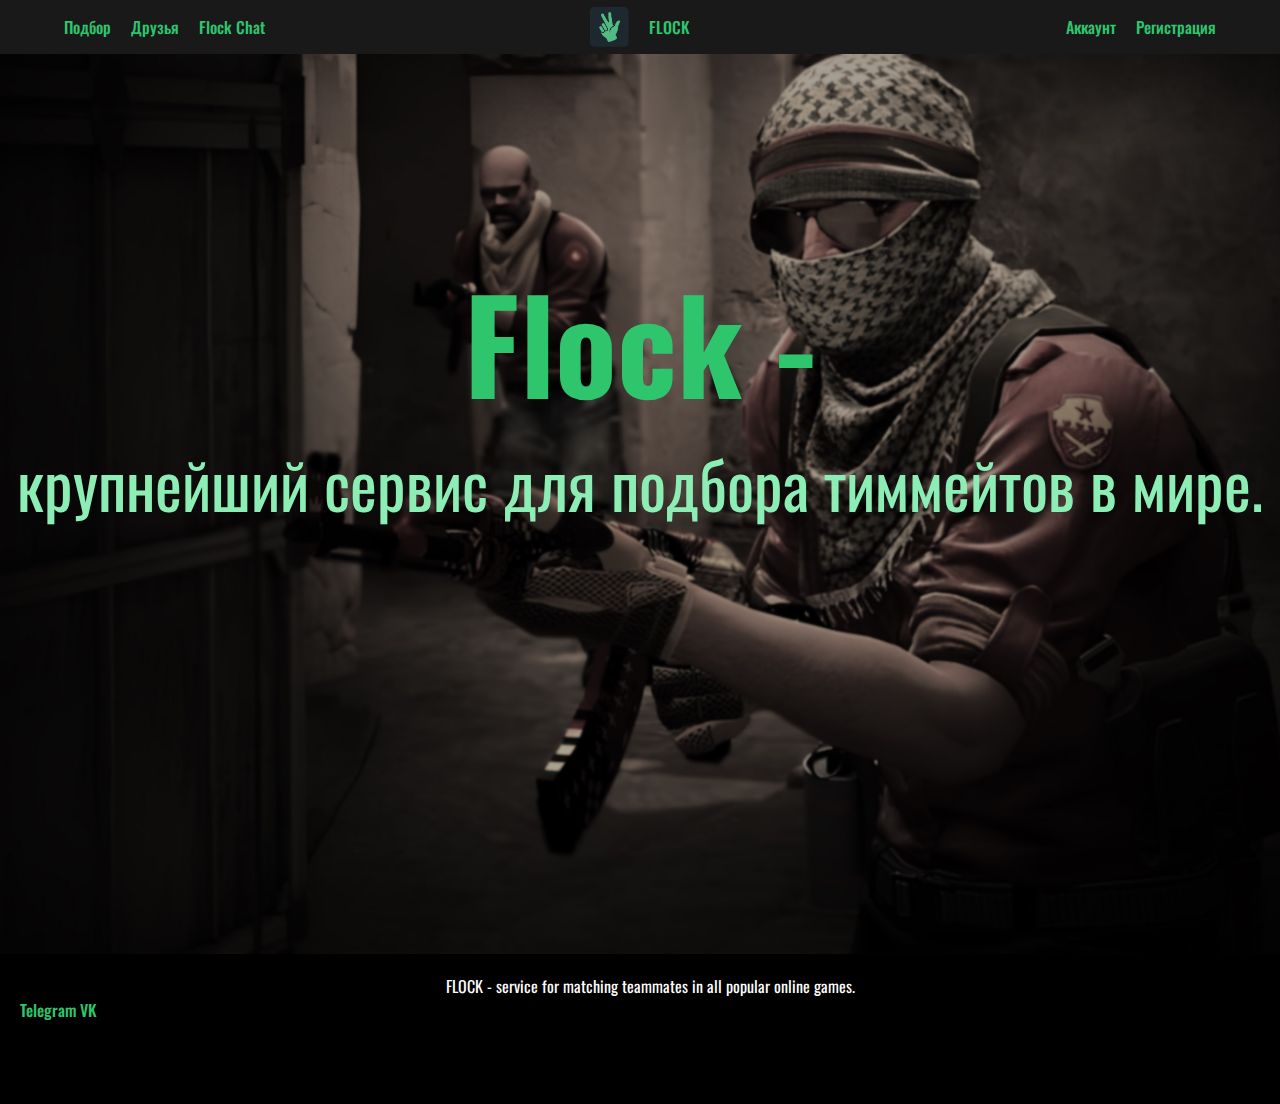
<file: html/index.html>
<!DOCTYPE html>
<html lang="ru">
<head>
    <meta charset="UTF-8">
    <meta name="viewport" content="width=device-width, initial-scale=1.0">
    <link rel="icon" type="image/png" href="flockLogo.png">
    <link rel="preconnect" href="https://fonts.googleapis.com">
    <link rel="preconnect" href="https://fonts.gstatic.com" crossorigin>
    <link href="https://fonts.googleapis.com/css2?family=Oswald:wght@200..700&display=swap" rel="stylesheet">
    <title>Flock</title>
    <link rel="stylesheet" type="text/css" href="../css/styles.css">
</head>
<body>
    <!--Шапка сайта-->
    <header>
        <!-- Левая секция (3 ссылки) -->
         <div class="right-section">
            <a href="matchPage.html">Подбор</a>
            <a href="friendsPage.html">Друзья</a>
            <a href="flockChat.html">Flock Chat</a>
        </div>


        <!-- Центральная секция (лого + ссылка) -->
        <div class="center-section">
            <img src="../img/flockLogo.png" alt="Логотип" class="logo">
            <a href="index.html">FLOCK</a>
        </div>

        <!-- Правая секция (первые 3 ссылки) -->
                <div class="left-section">
            <a href="accountPage.html">Аккаунт</a>
            <a href="loginPage.html">Регистрация</a>
        </div>
    </header>

    <!--Основной контент-->
    <section>
        <div id="mainContent">
            <p id="enterText"><strong id="companyName">Flock -</strong><br>крупнейший сервис для подбора тиммейтов в мире.</p>
        </div>

<!--
        <h1 id="featuresHeader">Почему вам стоит выбрать этот сервис?</h1>

        <div id="featuresBlock">
            <div id="connectionFeature">
            <h5>Всегда на связи</h5>
            <p>Наличие собственного сервиса Flock Chat для общения с напарниками во время игры</p>
            </div>
            <div id="variantsFeature">
            <h5>Множество вариантов</h5>
            <p>На нашем сервисе присутствует свыше X игр. Вы сможете найти себе товарищей для практически любой игры!</p>
            </div>
            <div id="toxicFeature">
            <h5>Без токсиков</h5>
            <p>Среди пользователей действует система порядочности, которую определяют игроки,
            с которыми тот или иной человек играл. Так можно будет сразу понять, насколько ваш товарищ токсичный</p>
            </div>
        </div>
    </section>
-->

    <!--Подвал-->
    <footer id="footerContent">
        <p class="centerSectionFooter">FLOCK - service for matching teammates in all popular online games.</p>
        <div class="contactsFooter">
            <p class="contacts"><a href="https://t.me/gamemaker16">Telegram</a></p>
            <p class="contacts"><a href="https://m.vk.com/nkm_games">VK</a></p>
        </div>
        
    </footer>
</body>
</html>
</file>
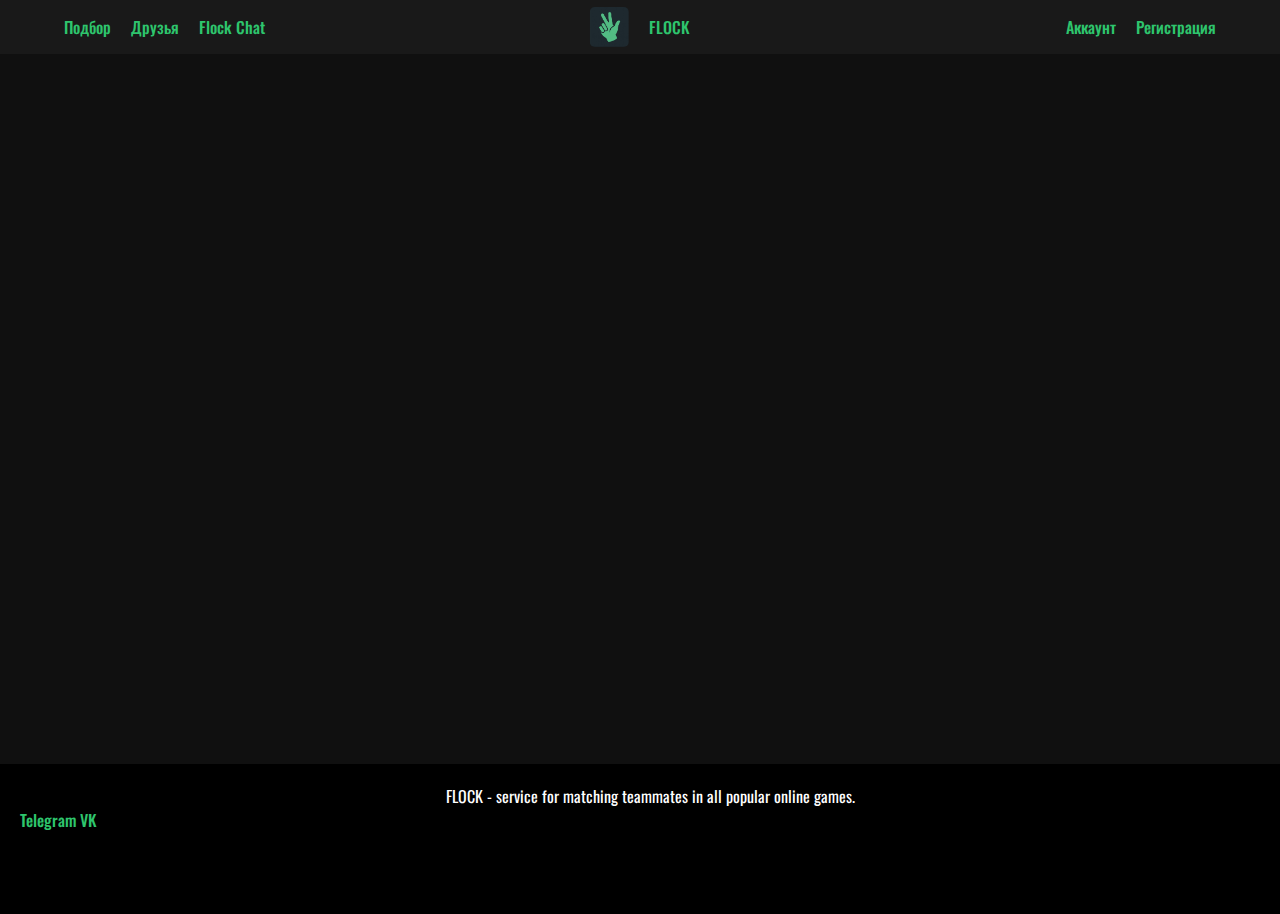
<file: html/accountPage.html>
<!DOCTYPE html>
<html lang="ru">
<head>
    <meta charset="UTF-8">
    <meta name="viewport" content="width=device-width, initial-scale=1.0">
    <link rel="preconnect" href="https://fonts.googleapis.com">
    <link rel="preconnect" href="https://fonts.gstatic.com" crossorigin>
    <link href="https://fonts.googleapis.com/css2?family=Oswald:wght@200..700&display=swap" rel="stylesheet">
    <link rel="icon" type="image/png" href="flockLogo.png">
    <title>Flock</title>
    <link rel="stylesheet" type="text/css" href="../css/accountStyles.css">
</head>
<body>
    <!--Шапка сайта-->
    <header>
        <!-- Левая секция (3 ссылки) -->
         <div class="right-section">
            <a href="matchPage.html">Подбор</a>
            <a href="friendsPage.html">Друзья</a>
            <a href="flockChat.html">Flock Chat</a>
        </div>


        <!-- Центральная секция (лого + ссылка) -->
        <div class="center-section">
            <img src="../img/flockLogo.png" alt="Логотип" class="logo">
            <a href="index.html">FLOCK</a>
        </div>

        <!-- Правая секция (первые 3 ссылки) -->
                <div class="left-section">
            <a href="accountPage.html">Аккаунт</a>
            <a href="loginPage.html">Регистрация</a>
        </div>
    </header>

    <!--Основной контент-->
    <section id="mainContent"></section>
    <!--Подвал-->
    <footer id="footerContent">
        <p class="centerSectionFooter">FLOCK - service for matching teammates in all popular online games.</p>
        <div class="contactsFooter">
            <p class="contacts"><a href="https://t.me/gamemaker16">Telegram</a></p>
            <p class="contacts"><a href="https://m.vk.com/nkm_games">VK</a></p>
        </div>
        
    </footer>
</body>
</html>
</file>
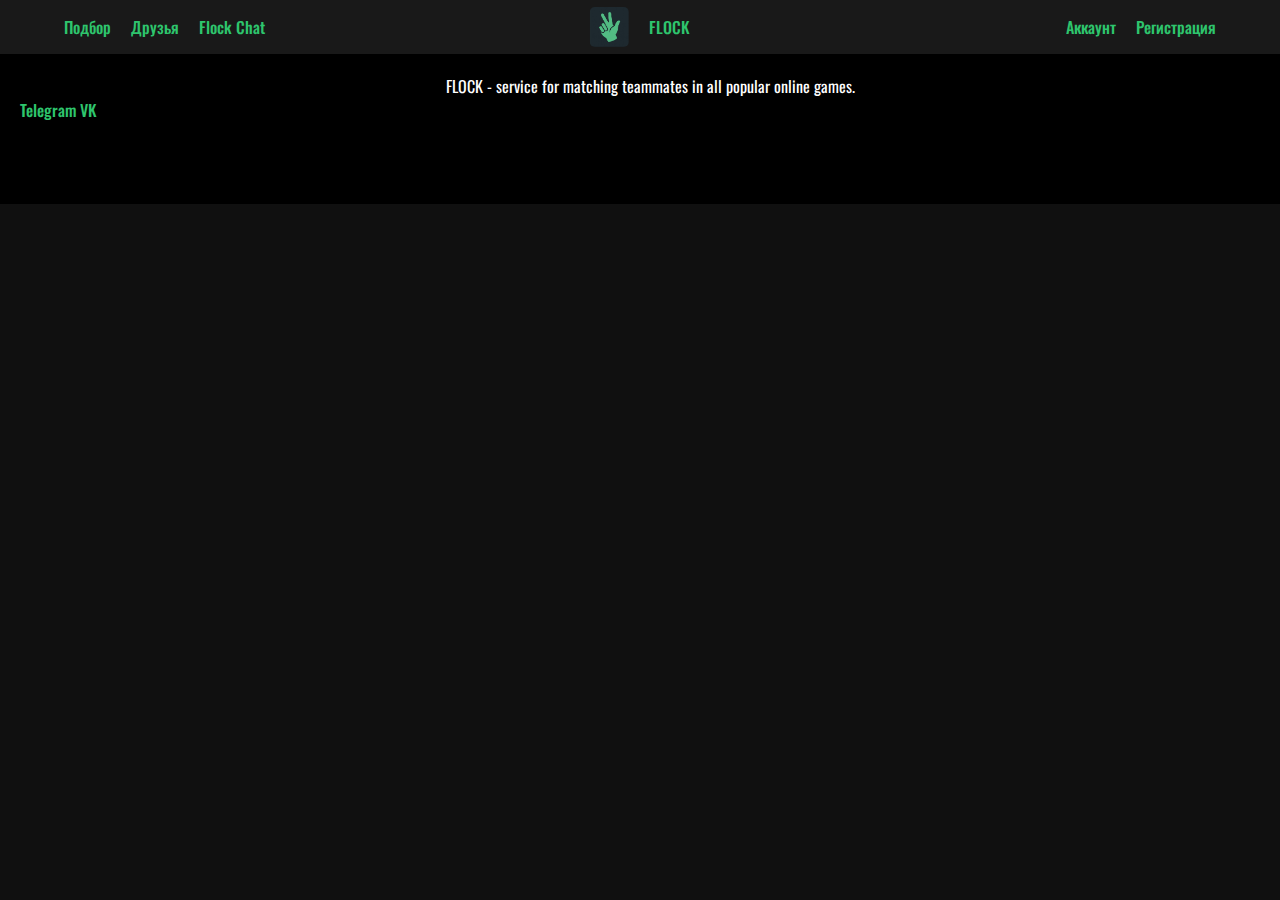
<file: html/flockChat.html>
<!DOCTYPE html>
<html lang="ru">
<head>
    <meta charset="UTF-8">
    <meta name="viewport" content="width=device-width, initial-scale=1.0">
    <link rel="icon" type="image/png" href="flockLogo.png">
    <link rel="preconnect" href="https://fonts.googleapis.com">
    <link rel="preconnect" href="https://fonts.gstatic.com" crossorigin>
    <link href="https://fonts.googleapis.com/css2?family=Oswald:wght@200..700&display=swap" rel="stylesheet">
    <title>Flock</title>
    <link rel="stylesheet" type="text/css" href="../css/flockChatStyles.css">
</head>
<body>
    <!--Шапка сайта-->
    <header>
        <!-- Левая секция (3 ссылки) -->
         <div class="right-section">
            <a href="matchPage.html">Подбор</a>
            <a href="friendsPage.html">Друзья</a>
            <a href="flockChat.html">Flock Chat</a>
        </div>


        <!-- Центральная секция (лого + ссылка) -->
        <div class="center-section">
            <img src="../img/flockLogo.png" alt="Логотип" class="logo">
            <a href="index.html">FLOCK</a>
        </div>

        <!-- Правая секция (первые 3 ссылки) -->
                <div class="left-section">
            <a href="accountPage.html">Аккаунт</a>
            <a href="loginPage.html">Регистрация</a>
        </div>
    </header>

    <!--Основной контент-->
    <section id="mainContent"></section>
    <!--Подвал-->
    <footer id="footerContent">
        <p class="centerSectionFooter">FLOCK - service for matching teammates in all popular online games.</p>
        <div class="contactsFooter">
            <p class="contacts"><a href="https://t.me/gamemaker16">Telegram</a></p>
            <p class="contacts"><a href="https://m.vk.com/nkm_games">VK</a></p>
        </div>
        
    </footer>
</body>
</html>
</file>
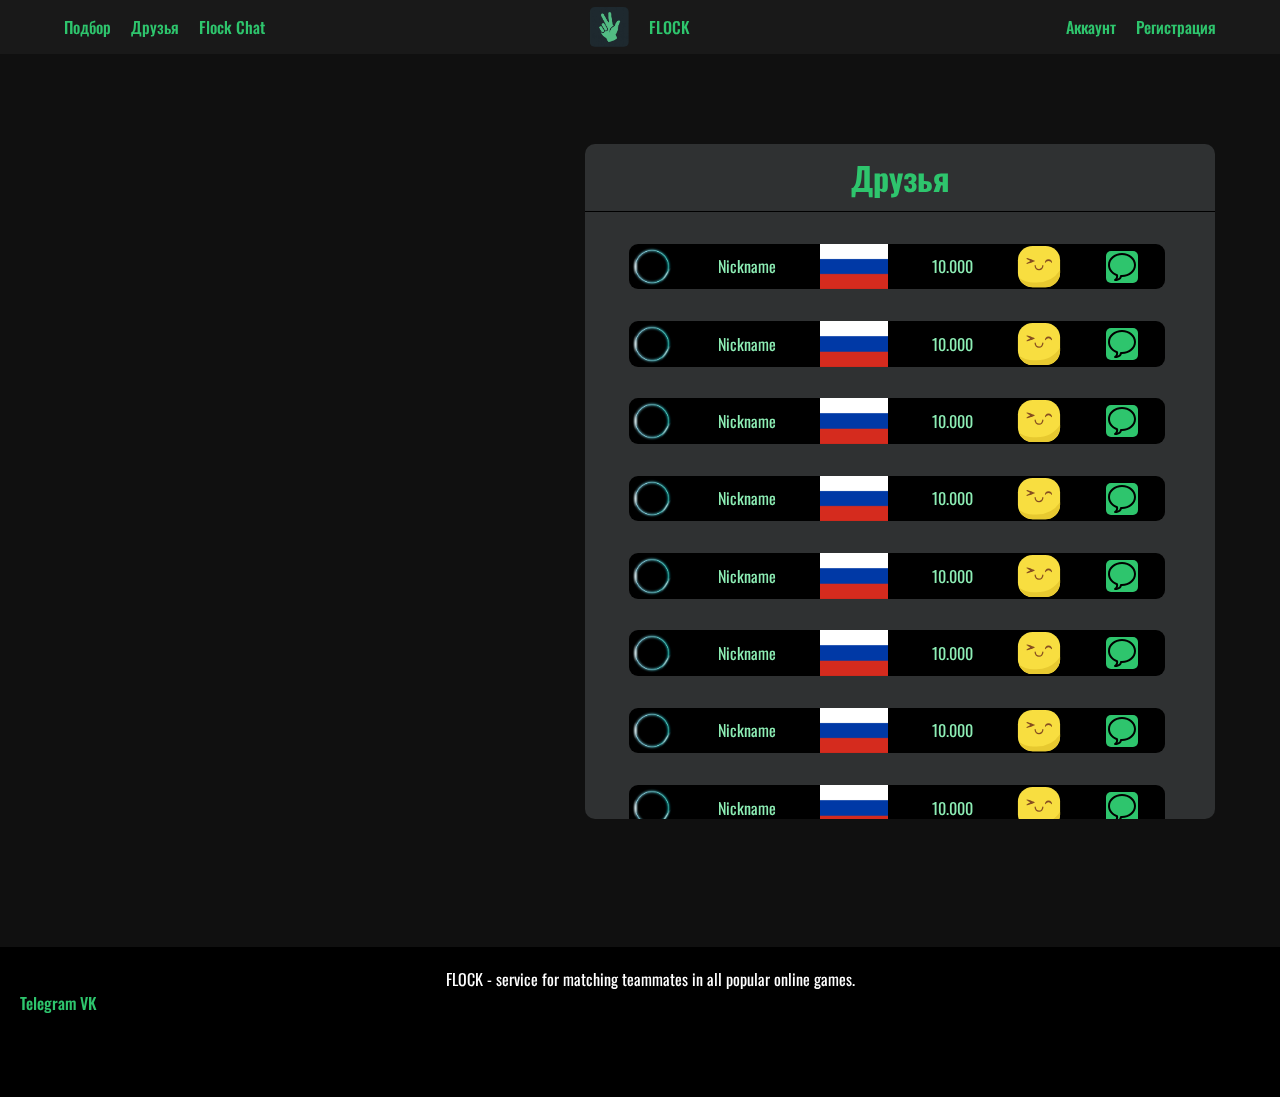
<file: html/friendsPage.html>
<!DOCTYPE html>
<html lang="ru">
<head>
    <meta charset="UTF-8">
    <meta name="viewport" content="width=device-width, initial-scale=1.0">
    <link rel="icon" type="image/png" href="flockLogo.png">
    <link rel="preconnect" href="https://fonts.googleapis.com">
    <link rel="preconnect" href="https://fonts.gstatic.com" crossorigin>
    <link href="https://fonts.googleapis.com/css2?family=Oswald:wght@200..700&display=swap" rel="stylesheet">
    <title>Flock</title>
    <link rel="stylesheet" type="text/css" href="../css/freindsStyles.css">
</head>
<body>
    <!--Шапка сайта-->
    <header>
        <!-- Левая секция (3 ссылки) -->
         <div class="right-section">
            <a href="matchPage.html">Подбор</a>
            <a href="friendsPage.html">Друзья</a>
            <a href="flockChat.html">Flock Chat</a>
        </div>


        <!-- Центральная секция (лого + ссылка) -->
        <div class="center-section">
            <img src="../img/flockLogo.png" alt="Логотип" class="logo">
            <a href="index.html">FLOCK</a>
        </div>

        <!-- Правая секция (первые 3 ссылки) -->
                <div class="left-section">
            <a href="accountPage.html">Аккаунт</a>
            <a href="loginPage.html">Регистрация</a>
        </div>
    </header>
    <!--Основной контент-->
    <section id="mainContent">
        <div id="friendsBlock">
            <h1>Друзья</h1>
            <hr id="lineHeader" color="#000000" size="1px">
            <div class="friend">
                <img src="../img/206467454_10953798.png" alt="avatar">
                <p class="nickname">Nickname</p>
                <img src="../img/Flag_of_Russia.svg.webp" alt="flag" class="flag">
                <p class="decencyAmount">10.000</p>
                <img src="../img/funnyEmoji.svg" alt="emoji" class="decencyEmoji">
                <button class="openChat"><img src="../img/chatIcon.svg" alt=""></button>
            </div>
            <div class="friend">
                <img src="../img/206467454_10953798.png" alt="avatar">
                <p class="nickname">Nickname</p>
                <img src="../img/Flag_of_Russia.svg.webp" alt="flag" class="flag">
                <p class="decencyAmount">10.000</p>
                <img src="../img/funnyEmoji.svg" alt="emoji" class="decencyEmoji">
                <button class="openChat"><img src="../img/chatIcon.svg" alt=""></button>
            </div>
            <div class="friend">
                <img src="../img/206467454_10953798.png" alt="avatar">
                <p class="nickname">Nickname</p>
                <img src="../img/Flag_of_Russia.svg.webp" alt="flag" class="flag">
                <p class="decencyAmount">10.000</p>
                <img src="../img/funnyEmoji.svg" alt="emoji" class="decencyEmoji">
                <button class="openChat"><img src="../img/chatIcon.svg" alt=""></button>
            </div>
            <div class="friend">
                <img src="../img/206467454_10953798.png" alt="avatar">
                <p class="nickname">Nickname</p>
                <img src="../img/Flag_of_Russia.svg.webp" alt="flag" class="flag">
                <p class="decencyAmount">10.000</p>
                <img src="../img/funnyEmoji.svg" alt="emoji" class="decencyEmoji">
                <button class="openChat"><img src="../img/chatIcon.svg" alt=""></button>
            </div>
            <div class="friend">
                <img src="../img/206467454_10953798.png" alt="avatar">
                <p class="nickname">Nickname</p>
                <img src="../img/Flag_of_Russia.svg.webp" alt="flag" class="flag">
                <p class="decencyAmount">10.000</p>
                <img src="../img/funnyEmoji.svg" alt="emoji" class="decencyEmoji">
                <button class="openChat"><img src="../img/chatIcon.svg" alt=""></button>
            </div>
            <div class="friend">
                <img src="../img/206467454_10953798.png" alt="avatar">
                <p class="nickname">Nickname</p>
                <img src="../img/Flag_of_Russia.svg.webp" alt="flag" class="flag">
                <p class="decencyAmount">10.000</p>
                <img src="../img/funnyEmoji.svg" alt="emoji" class="decencyEmoji">
                <button class="openChat"><img src="../img/chatIcon.svg" alt=""></button>
            </div>
            <div class="friend">
                <img src="../img/206467454_10953798.png" alt="avatar">
                <p class="nickname">Nickname</p>
                <img src="../img/Flag_of_Russia.svg.webp" alt="flag" class="flag">
                <p class="decencyAmount">10.000</p>
                <img src="../img/funnyEmoji.svg" alt="emoji" class="decencyEmoji">
                <button class="openChat"><img src="../img/chatIcon.svg" alt=""></button>
            </div>
            <div class="friend">
                <img src="../img/206467454_10953798.png" alt="avatar">
                <p class="nickname">Nickname</p>
                <img src="../img/Flag_of_Russia.svg.webp" alt="flag" class="flag">
                <p class="decencyAmount">10.000</p>
                <img src="../img/funnyEmoji.svg" alt="emoji" class="decencyEmoji">
                <button class="openChat"><img src="../img/chatIcon.svg" alt=""></button>
            </div>
            <div class="friend">
                <img src="../img/206467454_10953798.png" alt="avatar">
                <p class="nickname">Nickname</p>
                <img src="../img/Flag_of_Russia.svg.webp" alt="flag" class="flag">
                <p class="decencyAmount">10.000</p>
                <img src="../img/funnyEmoji.svg" alt="emoji" class="decencyEmoji">
                <button class="openChat"><img src="../img/chatIcon.svg" alt=""></button>
            </div>
            <div class="friend">
                <img src="../img/206467454_10953798.png" alt="avatar">
                <p class="nickname">Nickname</p>
                <img src="../img/Flag_of_Russia.svg.webp" alt="flag" class="flag">
                <p class="decencyAmount">10.000</p>
                <img src="../img/funnyEmoji.svg" alt="emoji" class="decencyEmoji">
                <button class="openChat"><img src="../img/chatIcon.svg" alt=""></button>
            </div>
            <div class="friend">
                <img src="../img/206467454_10953798.png" alt="avatar">
                <p class="nickname">Nickname</p>
                <img src="../img/Flag_of_Russia.svg.webp" alt="flag" class="flag">
                <p class="decencyAmount">10.000</p>
                <img src="../img/funnyEmoji.svg" alt="emoji" class="decencyEmoji">
                <button class="openChat"><img src="../img/chatIcon.svg" alt=""></button>
            </div>
        </div>
    </section>
    <!--Подвал-->
    <footer id="footerContent">
        <p class="centerSectionFooter">FLOCK - service for matching teammates in all popular online games.</p>
        <div class="contactsFooter">
            <p class="contacts"><a href="https://t.me/gamemaker16">Telegram</a></p>
            <p class="contacts"><a href="https://m.vk.com/nkm_games">VK</a></p>
        </div>
        
    </footer>
</body>
</html>
</file>
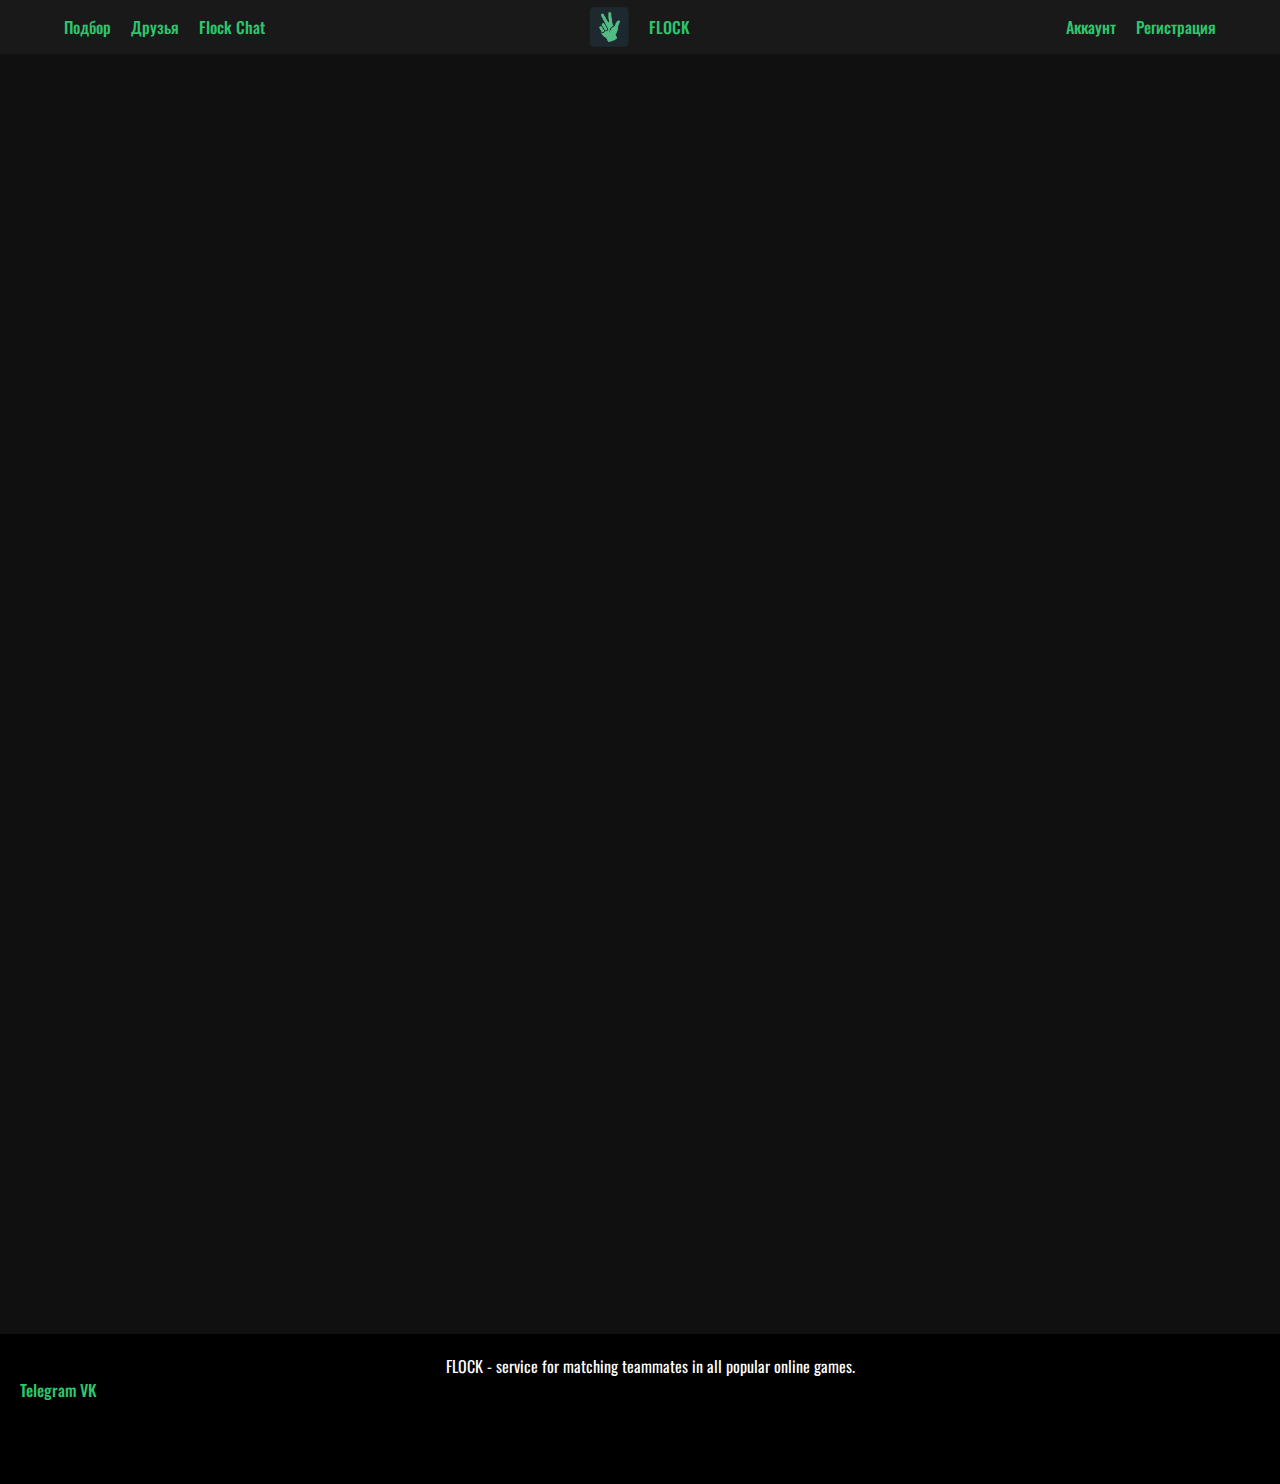
<file: html/loginPage.html>
<!DOCTYPE html>
<html lang="ru">
<head>
    <meta charset="UTF-8">
    <meta name="viewport" content="width=device-width, initial-scale=1.0">
    <link rel="icon" type="image/png" href="flockLogo.png">
    <link rel="preconnect" href="https://fonts.googleapis.com">
    <link rel="preconnect" href="https://fonts.gstatic.com" crossorigin>
    <link href="https://fonts.googleapis.com/css2?family=Oswald:wght@200..700&display=swap" rel="stylesheet">
    <title>Flock</title>
    <link rel="stylesheet" type="text/css" href="../css/loginStyles.css">
</head>
<body>
    <!--Шапка сайта-->
    <header>
        <!-- Левая секция (3 ссылки) -->
         <div class="right-section">
            <a href="matchPage.html">Подбор</a>
            <a href="friendsPage.html">Друзья</a>
            <a href="flockChat.html">Flock Chat</a>
        </div>


        <!-- Центральная секция (лого + ссылка) -->
        <div class="center-section">
            <img src="../img/flockLogo.png" alt="Логотип" class="logo">
            <a href="index.html">FLOCK</a>
        </div>

        <!-- Правая секция (первые 3 ссылки) -->
                <div class="left-section">
            <a href="accountPage.html">Аккаунт</a>
            <a href="loginPage.html">Регистрация</a>
        </div>
    </header>

    <!--Основной контент-->
    <section id="mainContent"></section>
    <!--Подвал-->
    <footer id="footerContent">
        <p class="centerSectionFooter">FLOCK - service for matching teammates in all popular online games.</p>
        <div class="contactsFooter">
            <p class="contacts"><a href="https://t.me/gamemaker16">Telegram</a></p>
            <p class="contacts"><a href="https://m.vk.com/nkm_games">VK</a></p>
        </div>
        
    </footer>
</body>
</html>
</file>
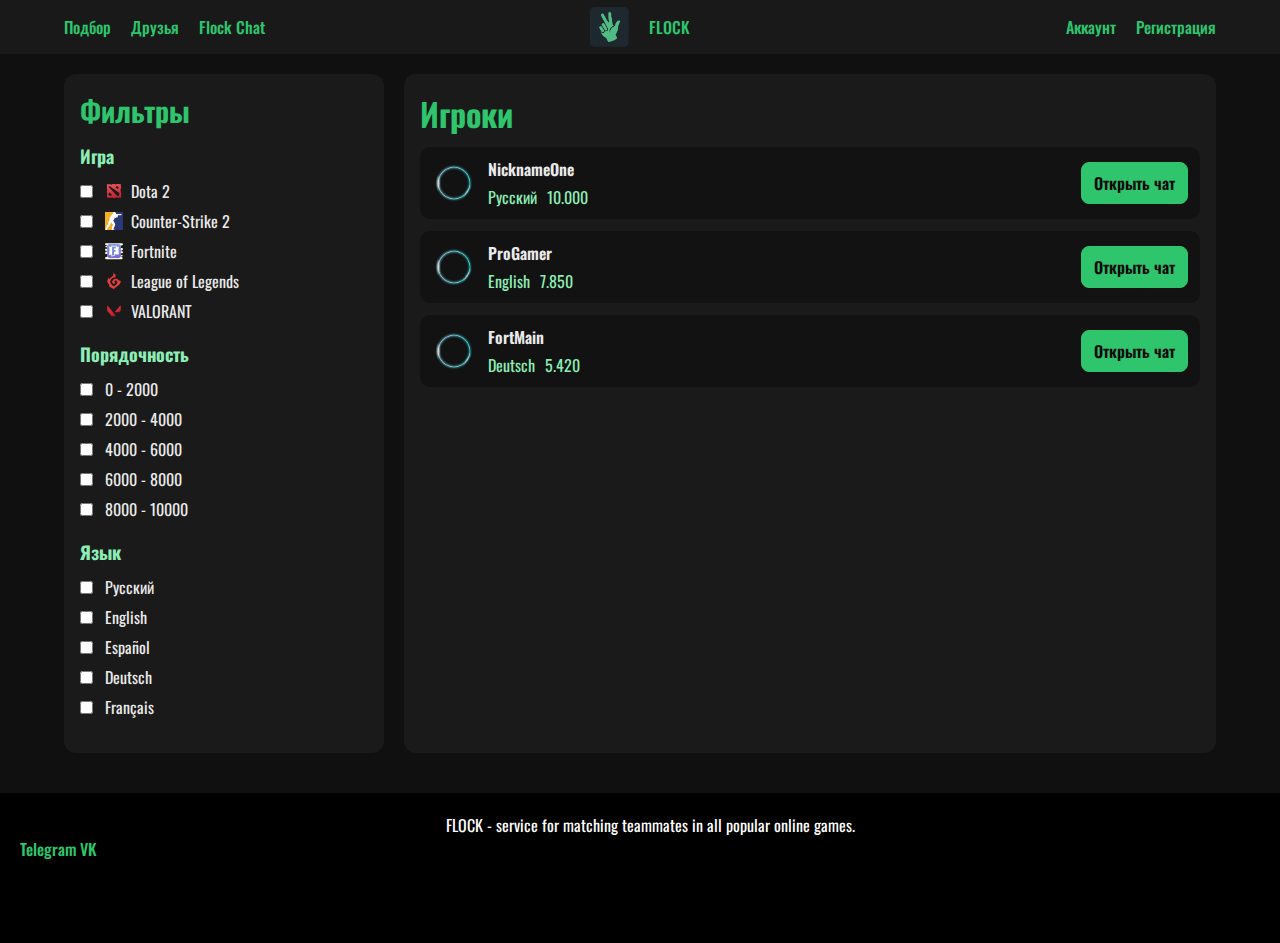
<file: html/matchPage.html>
<!DOCTYPE html>
<html lang="ru">
<head>
    <meta charset="UTF-8">
    <meta name="viewport" content="width=device-width, initial-scale=1.0">
    <link rel="icon" type="image/png" href="flockLogo.png">
    <link rel="preconnect" href="https://fonts.googleapis.com">
    <link rel="preconnect" href="https://fonts.gstatic.com" crossorigin>
    <link href="https://fonts.googleapis.com/css2?family=Oswald:wght@200..700&display=swap" rel="stylesheet">
    <title>Flock</title>
    <link rel="stylesheet" type="text/css" href="../css/matchStyles.css">
</head>
<body>
    <!--Шапка сайта-->
    <header>
        <!-- Левая секция (3 ссылки) -->
         <div class="right-section">
            <a href="matchPage.html">Подбор</a>
            <a href="friendsPage.html">Друзья</a>
            <a href="flockChat.html">Flock Chat</a>
        </div>


        <!-- Центральная секция (лого + ссылка) -->
        <div class="center-section">
            <img src="../img/flockLogo.png" alt="Логотип" class="logo">
            <a href="index.html">FLOCK</a>
        </div>

        <!-- Правая секция (первые 3 ссылки) -->
                <div class="left-section">
            <a href="accountPage.html">Аккаунт</a>
            <a href="loginPage.html">Регистрация</a>
        </div>
    </header>

    <!--Основной контент-->
    <section id="mainContent">
        <!-- Блок фильтров -->
        <aside id="filters">
            <h1 class="filtersTitle">Фильтры</h1>

            <div class="filterGroup">
                <h2 class="filterGroupTitle">Игра</h2>
                <label class="filterOption game"><input type="checkbox"><img src="../img/dotaLogo.svg" class="gameIcon" alt="Dota 2"><span>Dota 2</span></label>
                <label class="filterOption game"><input type="checkbox"><img src="../img/cs2Logo.webp" class="gameIcon" alt="Counter-Strike 2"><span>Counter-Strike 2</span></label>
                <label class="filterOption game"><input type="checkbox"><img src="../img/fortniteLogo.svg" class="gameIcon" alt="Fortnite"><span>Fortnite</span></label>
                <label class="filterOption game"><input type="checkbox"><img src="../img/LolLogo.svg" class="gameIcon" alt="League of Legends"><span>League of Legends</span></label>
                <label class="filterOption game"><input type="checkbox"><img src="../img/valorantLogo.svg" class="gameIcon" alt="VALORANT"><span>VALORANT</span></label>
            </div>

            <div class="filterGroup">
                <h2 class="filterGroupTitle">Порядочность</h2>
                <label class="filterOption"><input type="checkbox"> 0 - 2000</label>
                <label class="filterOption"><input type="checkbox"> 2000 - 4000</label>
                <label class="filterOption"><input type="checkbox"> 4000 - 6000</label>
                <label class="filterOption"><input type="checkbox"> 6000 - 8000</label>
                <label class="filterOption"><input type="checkbox"> 8000 - 10000</label>
            </div>

            <div class="filterGroup">
                <h2 class="filterGroupTitle">Язык</h2>
                <label class="filterOption"><input type="checkbox"> Русский</label>
                <label class="filterOption"><input type="checkbox"> English</label>
                <label class="filterOption"><input type="checkbox"> Español</label>
                <label class="filterOption"><input type="checkbox"> Deutsch</label>
                <label class="filterOption"><input type="checkbox"> Français</label>
            </div>
        </aside>

        <!-- Блок списка игроков -->
        <div id="players">
            <h1 class="playersTitle">Игроки</h1>
            <div class="playersList">
                <div class="playerCard">
                    <div class="playerLeft">
                        <img src="../img/206467454_10953798.png" class="playerAvatar" alt="avatar">
                        <div class="playerText">
                            <div class="playerNick">NicknameOne</div>
                            <div class="playerMeta">
                                <span class="playerLang">Русский</span>
                                <span class="playerDecency">10.000</span>
                            </div>
                        </div>
                    </div>
                    <a href="flockChat.html" class="openChatBtn">Открыть чат</a>
                </div>

                <div class="playerCard">
                    <div class="playerLeft">
                        <img src="../img/206467454_10953798.png" class="playerAvatar" alt="avatar">
                        <div class="playerText">
                            <div class="playerNick">ProGamer</div>
                            <div class="playerMeta">
                                <span class="playerLang">English</span>
                                <span class="playerDecency">7.850</span>
                            </div>
                        </div>
                    </div>
                    <a href="flockChat.html" class="openChatBtn">Открыть чат</a>
                </div>

                <div class="playerCard">
                    <div class="playerLeft">
                        <img src="../img/206467454_10953798.png" class="playerAvatar" alt="avatar">
                        <div class="playerText">
                            <div class="playerNick">FortMain</div>
                            <div class="playerMeta">
                                <span class="playerLang">Deutsch</span>
                                <span class="playerDecency">5.420</span>
                            </div>
                        </div>
                    </div>
                    <a href="flockChat.html" class="openChatBtn">Открыть чат</a>
                </div>
            </div>
        </div>
    </section>
    <!--Подвал-->
    <footer id="footerContent">
        <p class="centerSectionFooter">FLOCK - service for matching teammates in all popular online games.</p>
        <div class="contactsFooter">
            <p class="contacts"><a href="https://t.me/gamemaker16">Telegram</a></p>
            <p class="contacts"><a href="https://m.vk.com/nkm_games">VK</a></p>
        </div>
        
    </footer>
</body>
</html>
</file>
<file: css/styles.css>
* {
    font-family: Oswald;
    margin: 0;
    padding: 0;
    box-sizing: border-box;
}
header {
    display: flex;
    justify-content: space-between;
    align-items: center;
    padding: 15px 5%;
    background-color: #191919;
    font-family: Arial, sans-serif;
}
.left-section {
    display: flex;
    gap: 20px;
}
.center-section {
    display: flex;
    align-items: center;
    gap: 20px;
    position: absolute;
    left: 50%;
    transform: translateX(-50%);
}
.right-section {
    display: flex;
    gap: 20px;
}
.logo {
    height: 40px;
    width: auto;
    border-radius: 5px;
}
a {
    text-decoration: none;
    color: #2EC56D;
    font-weight: 500;
    transition: color 0.3s;
    white-space: nowrap;
}

body {
    background-color: #101010;
}
#footerContent {
    background-color: black;
    width: 100%;
    height: 150px;
    color: white;
    padding-top: 20px;
    padding-left: 20px;
}
.centerSectionFooter {
    text-align: center;
}
.contactsFooter {
    align-items: center;
}
.contacts {
    display: inline;
    text-align: center;  
}
#mainContent {
    width: 100%;
    height: 100vh;
    text-align: center;
    color: #8DEEB5;
    padding-top: 15%;
    background-image: url("../img/mainPageBG.jpg");
    background-size: cover;
    background-repeat: no-repeat;
}
#enterText strong{
    font-size: 128px;
    color: #2EC56D ;
}
#enterText {
    font-size: 64px;
}
#featuresBlock {
    display: flex;
    justify-content: space-between;
    align-items: center;
    padding-left: 30px;
    padding-right: 30px;
}
#featuresBlock div {
    text-align: center;
    background-color: #2C2C2C;
    margin-top: 200px;
    max-height: 450px;
    max-width: 470px;
}
#featuresHeader {
    font-size: 64px;
    text-align: center;
    color: #2EC56D;
}
#featuresBlock div p {
    color: #8DEEB5;
    font-size: 30px;
}
#featuresBlock div h5 {
    background-color: #1B1B1B;
    color: #2EC56D;
    font-size: 36px;
}
</file>
<file: css/accountStyles.css>
* {
    font-family: Oswald;
    margin: 0;
    padding: 0;
    box-sizing: border-box;
}
::-webkit-scrollbar {
    width: 0px;
}
header {
    display: flex;
    justify-content: space-between;
    align-items: center;
    padding: 15px 5%;
    background-color: #191919;
    font-family: Arial, sans-serif;
}
.left-section {
    display: flex;
    gap: 20px;
}
.center-section {
    display: flex;
    align-items: center;
    gap: 20px;
    position: absolute;
    left: 50%;
    transform: translateX(-50%);
}
.right-section {
    display: flex;
    gap: 20px;
}
.logo {
    height: 40px;
    width: auto;
    border-radius: 5px;
}
a {
    text-decoration: none;
    color: #2EC56D;
    font-weight: 500;
    transition: color 0.3s;
    white-space: nowrap;
}

body {
    background-color: #101010;
}
html, body {
    height: 100%;
}
#mainContent {
    min-height: calc(100vh - 150px - 60px);
}
#accountTitle {
    color: #2EC56D;
    text-align: center;
    font-size: 48px;
    margin-top: 10px;
    margin-bottom: 8px;
}

.accountLayout {
    display: grid;
    grid-template-columns: 1fr 1fr 300px;
    grid-template-rows: auto auto;
    column-gap: 24px;
    row-gap: 0px;
    padding: 12px 2% 20px;
    align-items: start;
    grid-auto-flow: row;
}

/* Блок базовой информации */
.accountInfo {
    display: flex;
    gap: 20px;
    background: #1A1A1A;
    padding: 20px;
    border-radius: 12px;
    grid-column: 1;
    grid-row: 1;
}
.accountAvatar {
    margin-right: 150px;
    width: 120px;
    height: 120px;
}
.accountText {
    display: flex;
    flex-direction: column;
    justify-content: center;
    gap: 6px;
}
.accountNickname { color: #2EC56D; font-size: 24px; }
.accountEmail { color: #8DEEB5; }
.accountDecency { color: #8DEEB5; display: flex; align-items: center; gap: 8px; }
.decencyEmoji { width: 22px; height: 22px; }

/* Блок синхронизации */
.syncInfo {
    background: #1A1A1A;
    padding: 20px;
    border-radius: 12px;
    display: flex;
    flex-direction: column;
    gap: 16px;
    grid-column: 2;
    grid-row: 1;
}
.syncRow {
    display: flex;
    gap: 12px;
    align-items: center;
    background: #121212;
    padding: 12px;
    border-radius: 10px;
}
.storeLogo { width: 28px; height: 28px; }
.storeName { color: #EAEAEA; font-weight: 600; }
.storeStatus { color: #8DEEB5; }
.storeStatus.notSynced { color: #B3B3B3; }
.storeStatus.synced { color: #2EC56D; }

/* Друзья справа */
#accountFriendsList {
    background: #1A1A1A;
    padding: 10px 12px;
    border-radius: 12px;
    max-height: calc(100vh - 200px);
    overflow-y: auto;
    grid-column: 3;
    grid-row: 1 / span 2; /* тянем список на две строки грида */
    align-self: start;
}
#accountFriendsList::-webkit-scrollbar {
    background-color: #1A1A1A;
    width: 5px;
}
#accountFriendsList::-webkit-scrollbar-thumb {
    border-radius: 3px;
    background-color: #2EC56D;
    max-height: 5px;
    width: 5px;
}   


.friendsTitle { color: #2EC56D; margin-bottom: 10px; text-align: center; }
.friendItem { display: flex; align-items: center; gap: 10px; padding: 8px; border-bottom: 1px solid #2A2A2A; }
.friendAvatar { width: 32px; height: 32px; }
.friendName { color: #EAEAEA; }

/* Секция игр */
.gamesSection {
    grid-column: 1 / 3; /* под базовой инфой и синком */
    grid-row: 2;
    background: #1A1A1A;
    padding: 8px 20px 16px;
    border-radius: 12px;
}
.gamesTitle { color: #2EC56D; margin: 0 0 8px 0; }
.gamesGrid {
    display: grid;
    grid-template-columns: repeat(auto-fill, minmax(180px, 1fr));
    gap: 12px;
}
.gameItem {
    display: flex;
    align-items: center;
    gap: 12px;
    background: #121212;
    padding: 10px 12px;
    border-radius: 10px;
}
.gameItem.disabled {
    filter: grayscale(1) brightness(0.8);
    opacity: 0.9;
}
.gameLogo { width: 28px; height: 28px; object-fit: contain; }
.gameName { color: #EAEAEA; }
#footerContent {
    background-color: black;
    width: 100%;
    height: 150px;
    color: white;
    padding-top: 20px;
    padding-left: 20px;
    margin-top: 20px;
}
.centerSectionFooter {
    text-align: center;
}
.contactsFooter {
    align-items: center;
}
.contacts {
    display: inline;
    text-align: center;  
}
</file>
<file: css/flockChatStyles.css>
::-webkit-scrollbar {
    width: 0px;
}
* {
    font-family: Oswald;    
    margin: 0;
    padding: 0;
    box-sizing: border-box;
}
header {
    display: flex;
    justify-content: space-between;
    align-items: center;
    padding: 15px 5%;
    background-color: #191919;
    font-family: Arial, sans-serif;
}
.left-section {
    display: flex;
    gap: 20px;
}
.center-section {
    display: flex;
    align-items: center;
    gap: 20px;
    position: absolute;
    left: 50%;
    transform: translateX(-50%);
}
.right-section {
    display: flex;
    gap: 20px;
}
.logo {
    height: 40px;
    width: auto;
    border-radius: 5px;
}
a {
    text-decoration: none;
    color: #2EC56D;
    font-weight: 500;
    transition: color 0.3s;
    white-space: nowrap;
}

body {
    background-color: #101010;
}
#mainContent {
    display: flex;
    align-items: flex-start;
    gap: 20px;
}
#friendsList {
    overflow-y: scroll;
    text-align: center;
    width: 300px;
    max-height: 95vh;
    flex-shrink: 0;
    order: 1;
}
#friendsList::-webkit-scrollbar {
    background-color: #1D1D1D;
}
#friendHeader {
    color: #2EC56D;
    background-color: #1B1B1B;
}
#chat {
    padding-top: 10px;
    text-align: center;
    flex: 1;
    order: 2;
    display: flex;
    flex-direction: column;
    height: 95vh;
}
#chat h1 {
    color: #2EC56D;
}
/* Чат: список сообщений */
.chatMessages {
    display: flex;
    flex-direction: column;
    gap: 10px;
    padding: 10px 20px 20px 20px;
    overflow-y: auto;
    flex: 1;
    border-radius: 10px;
}

/* Базовый стиль сообщения */
.message {
    display: inline-block;
    max-width: 70%;
    padding: 10px 14px;
    border-radius: 14px;
    line-height: 1.3;
    color: #EAEAEA;
    word-wrap: break-word;
    white-space: pre-wrap;
}

/* Входящее (слева) */
.message.incoming {
    align-self: flex-start;
    background: #8DEEB5;
    color: #0B0B0B;
    border-top-left-radius: 6px;
}

/* Исходящее (справа) */
.message.outgoing {
    align-self: flex-end;
    background: #2EC56D;
    color: #0B0B0B;
    border-top-right-radius: 6px;
}

/* Кастомная прокрутка в чате */
.chatMessages {
    scrollbar-width: thin; /* Firefox */
    scrollbar-color: #2EC56D #1A1A1A; /* Firefox */
}
.chatMessages::-webkit-scrollbar {
    width: 10px;
}
.chatMessages::-webkit-scrollbar-track {
    background: #1A1A1A;
    border-radius: 10px;
}
.chatMessages::-webkit-scrollbar-thumb {
    background: #2EC56D;
    border-radius: 10px;    
}
.chatMessages::-webkit-scrollbar-thumb:hover {
    background: #219451;
}
.chatMessages::-webkit-scrollbar-button {
    width: 0;
    height: 0;
    display: none;
}

/* Поле ввода */
.chatInput {
    border-top: 1px solid #2A2A2A;
    padding: 10px 20px;
    background: #121212;
    display: flex;
    gap: 10px;
}
.chatInput input[type="text"] {
    width: 100%;
    height: 44px;
    border-radius: 10px;
    border: 1px solid #2A2A2A;
    background: #1C1C1C;
    color: #EAEAEA;
    padding: 0 14px;
}
.sendButton {
    min-width: 120px;
    height: 44px;
    border-radius: 10px;
    border: 1px solid #2EC56D;
    background: #2EC56D;
    color: #0B0B0B;
    font-weight: 600;
    cursor: pointer;
}
.sendButton:hover {
    background: #27ad5f;
    border-color: #27ad5f;
}
.sendButton:active {
    background: #219451;
    border-color: #219451;
}
.sendButton:focus {
    outline: none;
    box-shadow: 0 0 0 3px rgba(46,197,109,0.25);
}
.chatInput input[type="text"]::placeholder {
    color: #7A7A7A;
}
.chatInput input[type="text"]:focus {
    outline: none;
    border-color: #2EC56D;
}
.friendBlock {
    padding-top: 10px;
    min-height: 70px;
    max-height: 100px;
    max-width: 300px;
    background-color: #1D1D1D;
    display: flex;
    border-bottom: 1px solid black;
}
.friendBlock img {
    margin-left: 10px;
    min-width: 40px;
    max-height: 40px;
}
.friendBlock:hover {
    background-color: #252525;
}
.friendTextInfo {
    margin-left: 20px;
    display: flex;
    flex-direction: column;
}
.friendTextInfo .friendNickname {
    color: #2EC56D;
}
.friendTextInfo .lastMessage {
    color: #8DEEB5;
}

#footerContent {
    background-color: black;
    width: 100%;
    height: 150px;
    color: white;
    padding-top: 20px;
    padding-left: 20px;
}
.centerSectionFooter {
    text-align: center;
}
.contactsFooter {
    align-items: center;
}
.contacts {
    display: inline;
    text-align: center;  
}
</file>
<file: css/freindsStyles.css>
* {
    font-family: Oswald;
    margin: 0;
    padding: 0;
    box-sizing: border-box;
}
header {
    display: flex;
    justify-content: space-between;
    align-items: center;
    padding: 15px 5%;
    background-color: #191919;
    font-family: Arial, sans-serif;
}
.left-section {
    display: flex;
    gap: 20px;
}
.center-section {
    display: flex;
    align-items: center;
    gap: 20px;
    position: absolute;
    left: 50%;
    transform: translateX(-50%);
}
.right-section {
    display: flex;
    gap: 20px;
}
.logo {
    height: 40px;
    width: auto;
    border-radius: 5px;
}
a {
    text-decoration: none;
    color: #2EC56D;
    font-weight: 500;
    transition: color 0.3s;
    white-space: nowrap;
}

body {
    background-color: #101010;
}
#friendsBlock {
    overflow-y: scroll;
    border-radius: 10px;
    text-align: center;
    background-color: #2F3132;
    width: 70vh;
    height: 75vh;
    padding-top: 10px;
    padding-bottom: 10px;
    margin-top: 10vh;
    margin-left: 65vh;
}
#friendsBlock h1 {
    color: #2EC56D;
}
#lineHeader {
    
    margin-top: 10px;
}
.friend {
    border-radius: 9px;
    color: aliceblue;
    display: flex;
    justify-content: space-between;
    background-color: #000000;
    min-width: 60%;
    max-width: 85%;
    height: 7%;
    margin-left: 7%;
    margin-top: 5%;
}
.openChat {
    border: none;
    border-radius: 5px;
    background-color: #2EC56D;
    margin-top: 7px;
    margin-right: 5%;
    max-height: 70%;
    min-width: 6%;
}
.openChat:hover {
    background-color: #219451;
}
.decencyAmount {
    color: #8DEEB5;
    margin-top: 2%;
}
.nickname {
    color: #8DEEB5;
    margin-top: 2%;
}
#footerContent {
    background-color: black;
    width: 100%;
    height: 150px;
    color: white;
    padding-top: 20px;
    padding-left: 20px;
    margin-top: 10%;
}
.centerSectionFooter {
    text-align: center;
}
.contactsFooter {
    align-items: center;
}
.contacts {
    display: inline;
    text-align: center;  
}
</file>
<file: css/loginStyles.css>
* {
    font-family: Oswald;
    margin: 0;
    padding: 0;
    box-sizing: border-box;
}
header {
    display: flex;
    justify-content: space-between;
    align-items: center;
    padding: 15px 5%;
    background-color: #191919;
    font-family: Arial, sans-serif;
}
.left-section {
    display: flex;
    gap: 20px;
}
.center-section {
    display: flex;
    align-items: center;
    gap: 20px;
    position: absolute;
    left: 50%;
    transform: translateX(-50%);
}
.right-section {
    display: flex;
    gap: 20px;
}
.logo {
    height: 40px;
    width: auto;
    border-radius: 5px;
}
a {
    text-decoration: none;
    color: #2EC56D;
    font-weight: 500;
    transition: color 0.3s;
    white-space: nowrap;
}

body {
    background-color: #101010;
}
#footerContent {
    background-color: black;
    width: 100%;
    height: 150px;
    color: white;
    padding-top: 20px;
    padding-left: 20px;
    margin-top: 100%;
}
.centerSectionFooter {
    text-align: center;
}
.contactsFooter {
    align-items: center;
}
.contacts {
    display: inline;
    text-align: center;  
}
</file>
<file: css/matchStyles.css>
* {
    font-family: Oswald;
    margin: 0;
    padding: 0;
    box-sizing: border-box;
}
header {
    display: flex;
    justify-content: space-between;
    align-items: center;
    padding: 15px 5%;
    background-color: #191919;
    font-family: Arial, sans-serif;
}
.left-section {
    display: flex;
    gap: 20px;
}
.center-section {
    display: flex;
    align-items: center;
    gap: 20px;
    position: absolute;
    left: 50%;
    transform: translateX(-50%);
}
.right-section {
    display: flex;
    gap: 20px;
}
.logo {
    height: 40px;
    width: auto;
    border-radius: 5px;
}
a {
    text-decoration: none;
    color: #2EC56D;
    font-weight: 500;
    transition: color 0.3s;
    white-space: nowrap;
}

body {
    background-color: #101010;
}
html, body { height: 100%; }
#mainContent {
    display: grid;
    grid-template-columns: 320px 1fr;
    gap: 20px;
    padding: 20px 5%;
}

/* Фильтры */
#filters {
    background: #1A1A1A;
    border-radius: 12px;
    padding: 16px;
    height: fit-content;
    max-height: 80vh;
    overflow-y: auto;
    scrollbar-width: thin; /* Firefox */
    scrollbar-color: #2EC56D #1A1A1A; /* Firefox */
}
.filtersTitle {
    color: #2EC56D;
    margin-bottom: 12px;
    font-size: 28px;
}
.filterGroup { margin-bottom: 18px; }
.filterGroupTitle { color: #8DEEB5; margin-bottom: 10px; font-size: 18px; }
.filterOption {
    color: #EAEAEA;
    display: flex;
    align-items: center;
    gap: 8px;
    margin: 6px 0;
    font-size: 16px;
}
.filterOption input { margin-right: 4px; }
.filterOption.game .gameIcon {
    width: 18px; height: 18px; object-fit: contain;
    filter: grayscale(0.1) brightness(1);
}

/* WebKit scrollbar for filters */
#filters::-webkit-scrollbar { width: 10px; }
#filters::-webkit-scrollbar-track { background: #1A1A1A; border-radius: 8px; }
#filters::-webkit-scrollbar-thumb { background: #2EC56D; border-radius: 8px; }
#filters::-webkit-scrollbar-thumb:hover { background: #27ad5f; }

/* Игроки */
#players {
    background: #1A1A1A;
    border-radius: 12px;
    padding: 16px;
}
.playersTitle { color: #2EC56D; margin-bottom: 10px; }
.playersList { display: flex; flex-direction: column; gap: 12px; }
.playerCard {
    display: flex;
    justify-content: space-between;
    align-items: center;
    background: #121212;
    border-radius: 10px;
    padding: 10px 12px;
}
.playerLeft { display: flex; gap: 12px; align-items: center; }
.playerAvatar { width: 44px; height: 44px; border-radius: 6px; }
.playerText { display: flex; flex-direction: column; gap: 4px; }
.playerNick { color: #EAEAEA; font-weight: 600; }
.playerMeta { color: #8DEEB5; display: flex; gap: 10px; }
.openChatBtn {
    background: #2EC56D;
    color: #0B0B0B;
    border: 1px solid #2EC56D;
    border-radius: 8px;
    padding: 8px 12px;
    text-decoration: none;
    font-weight: 600;
}
.openChatBtn:hover { background: #27ad5f; border-color: #27ad5f; }
#footerContent {
    background-color: black;
    width: 100%;
    height: 150px;
    color: white;
    padding-top: 20px;
    padding-left: 20px;
    margin-top: 20px;
}
.centerSectionFooter {
    text-align: center;
}
.contactsFooter {
    align-items: center;
}
.contacts {
    display: inline;
    text-align: center;  
}
</file>
